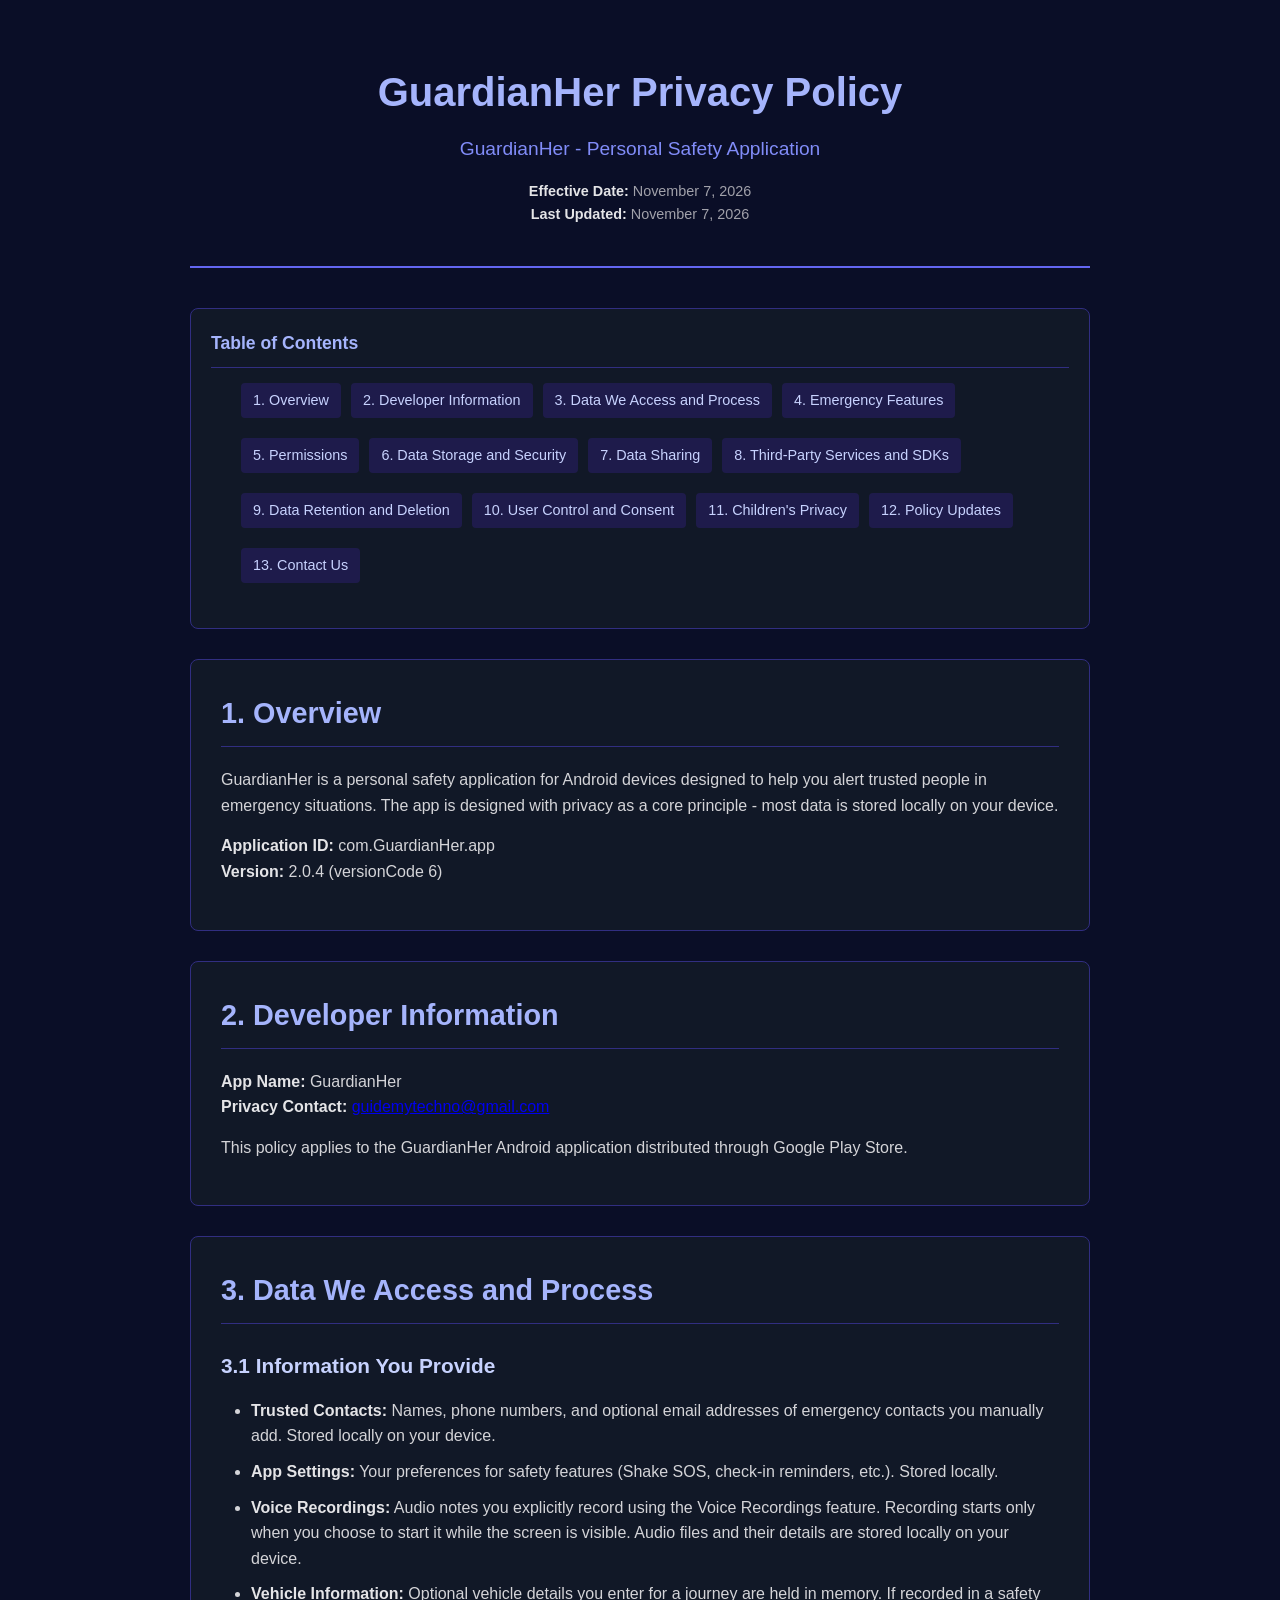
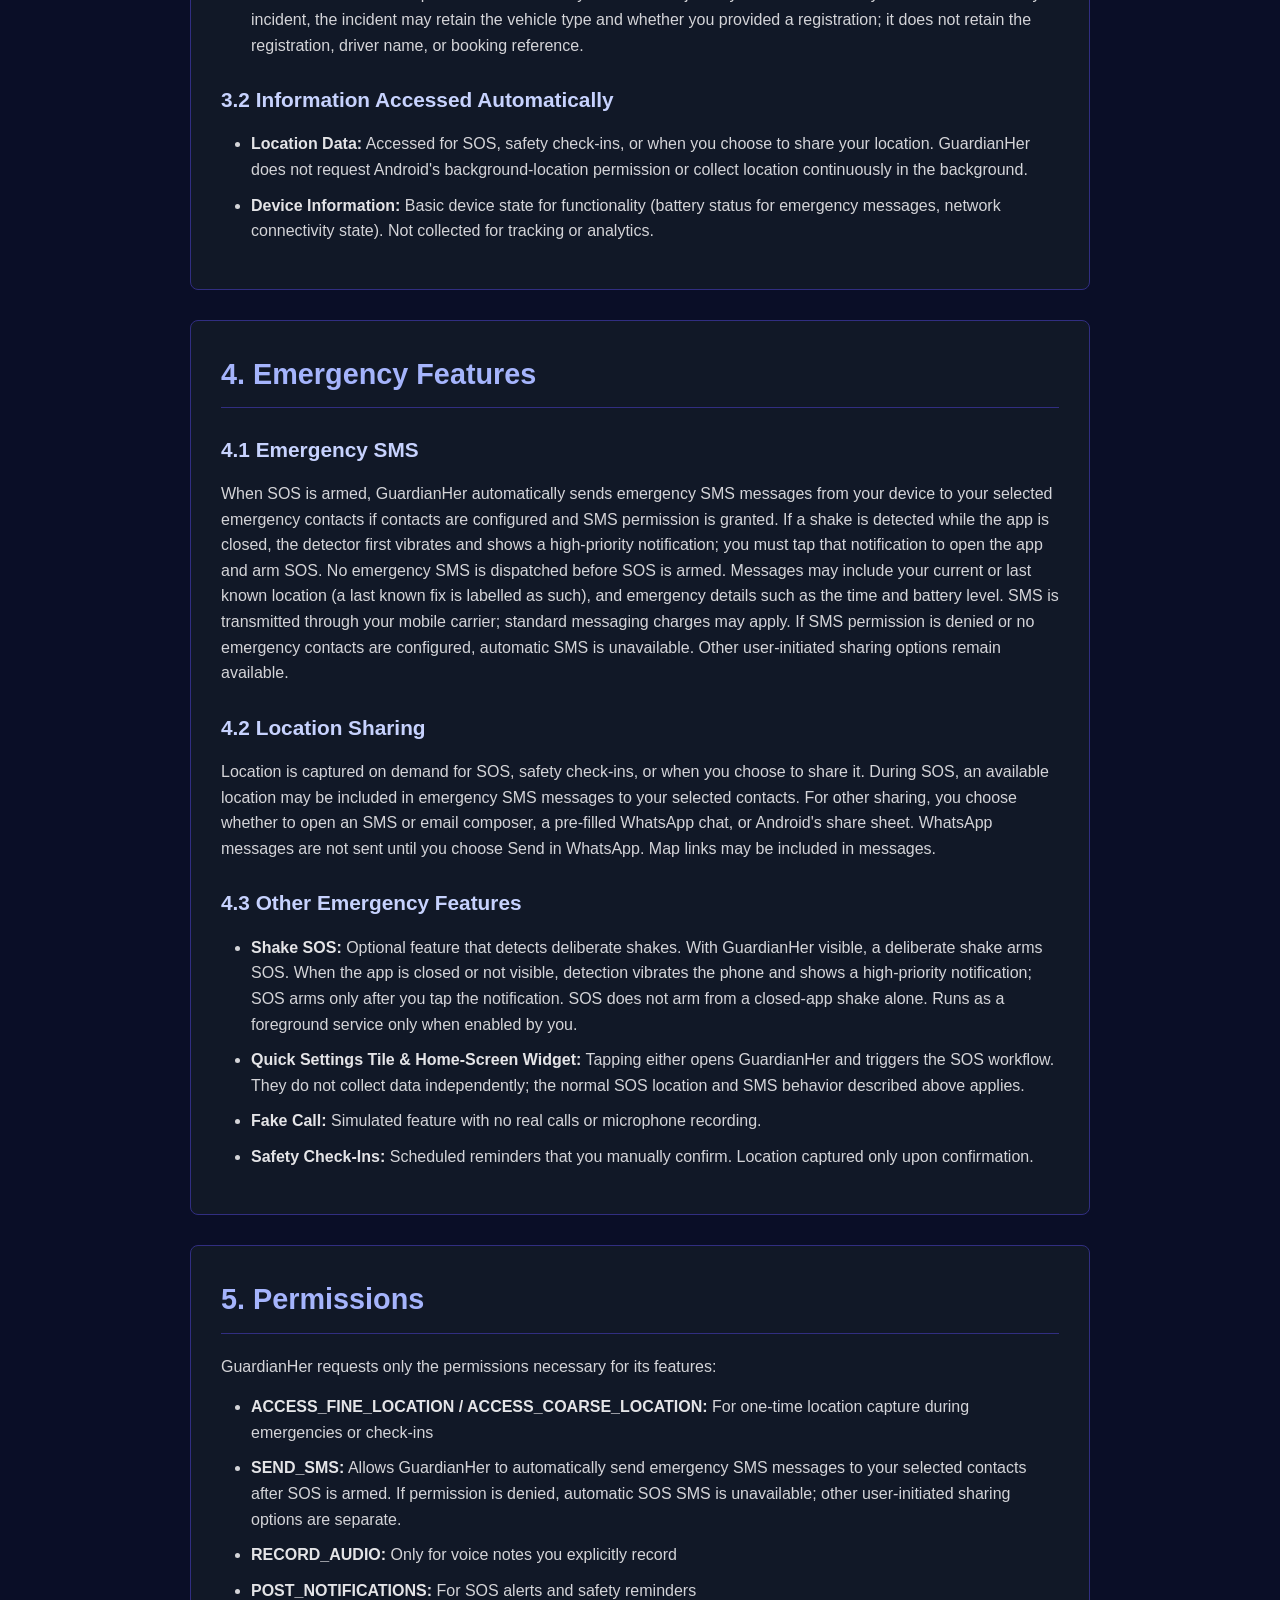
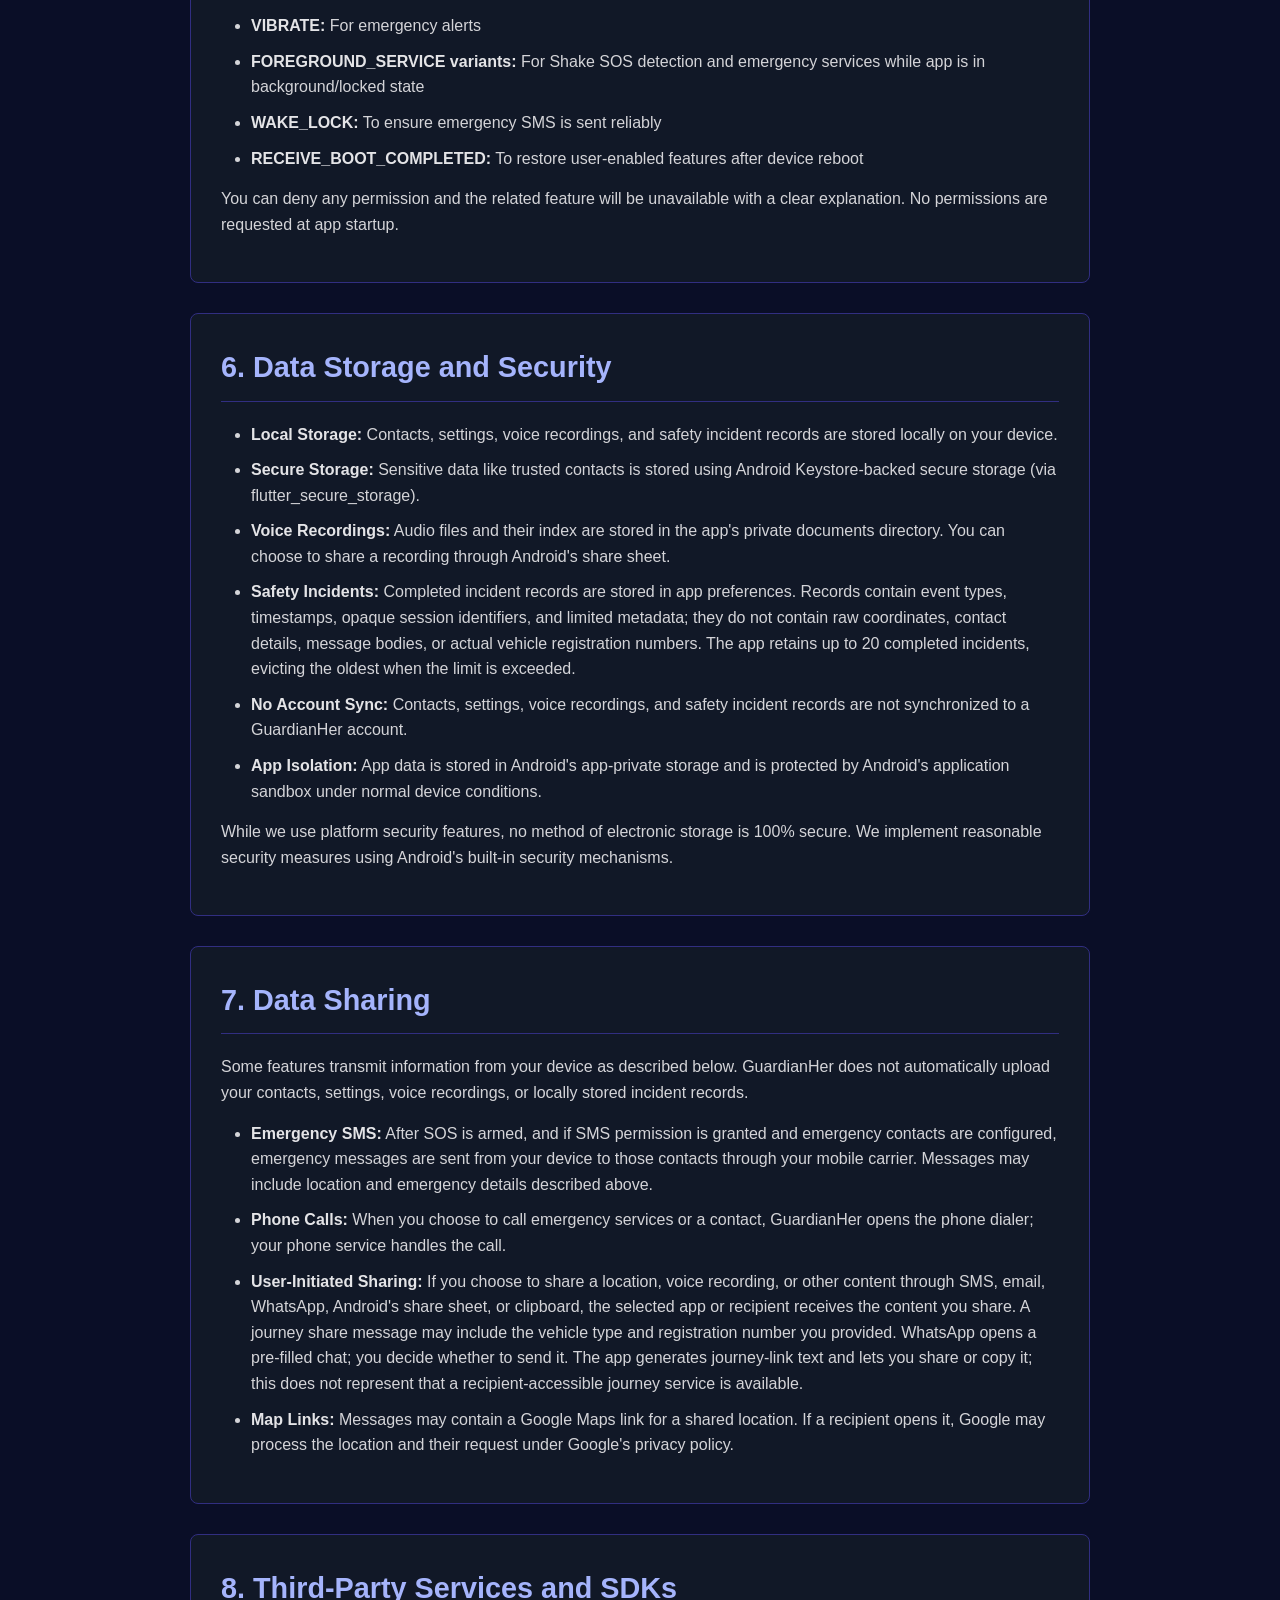
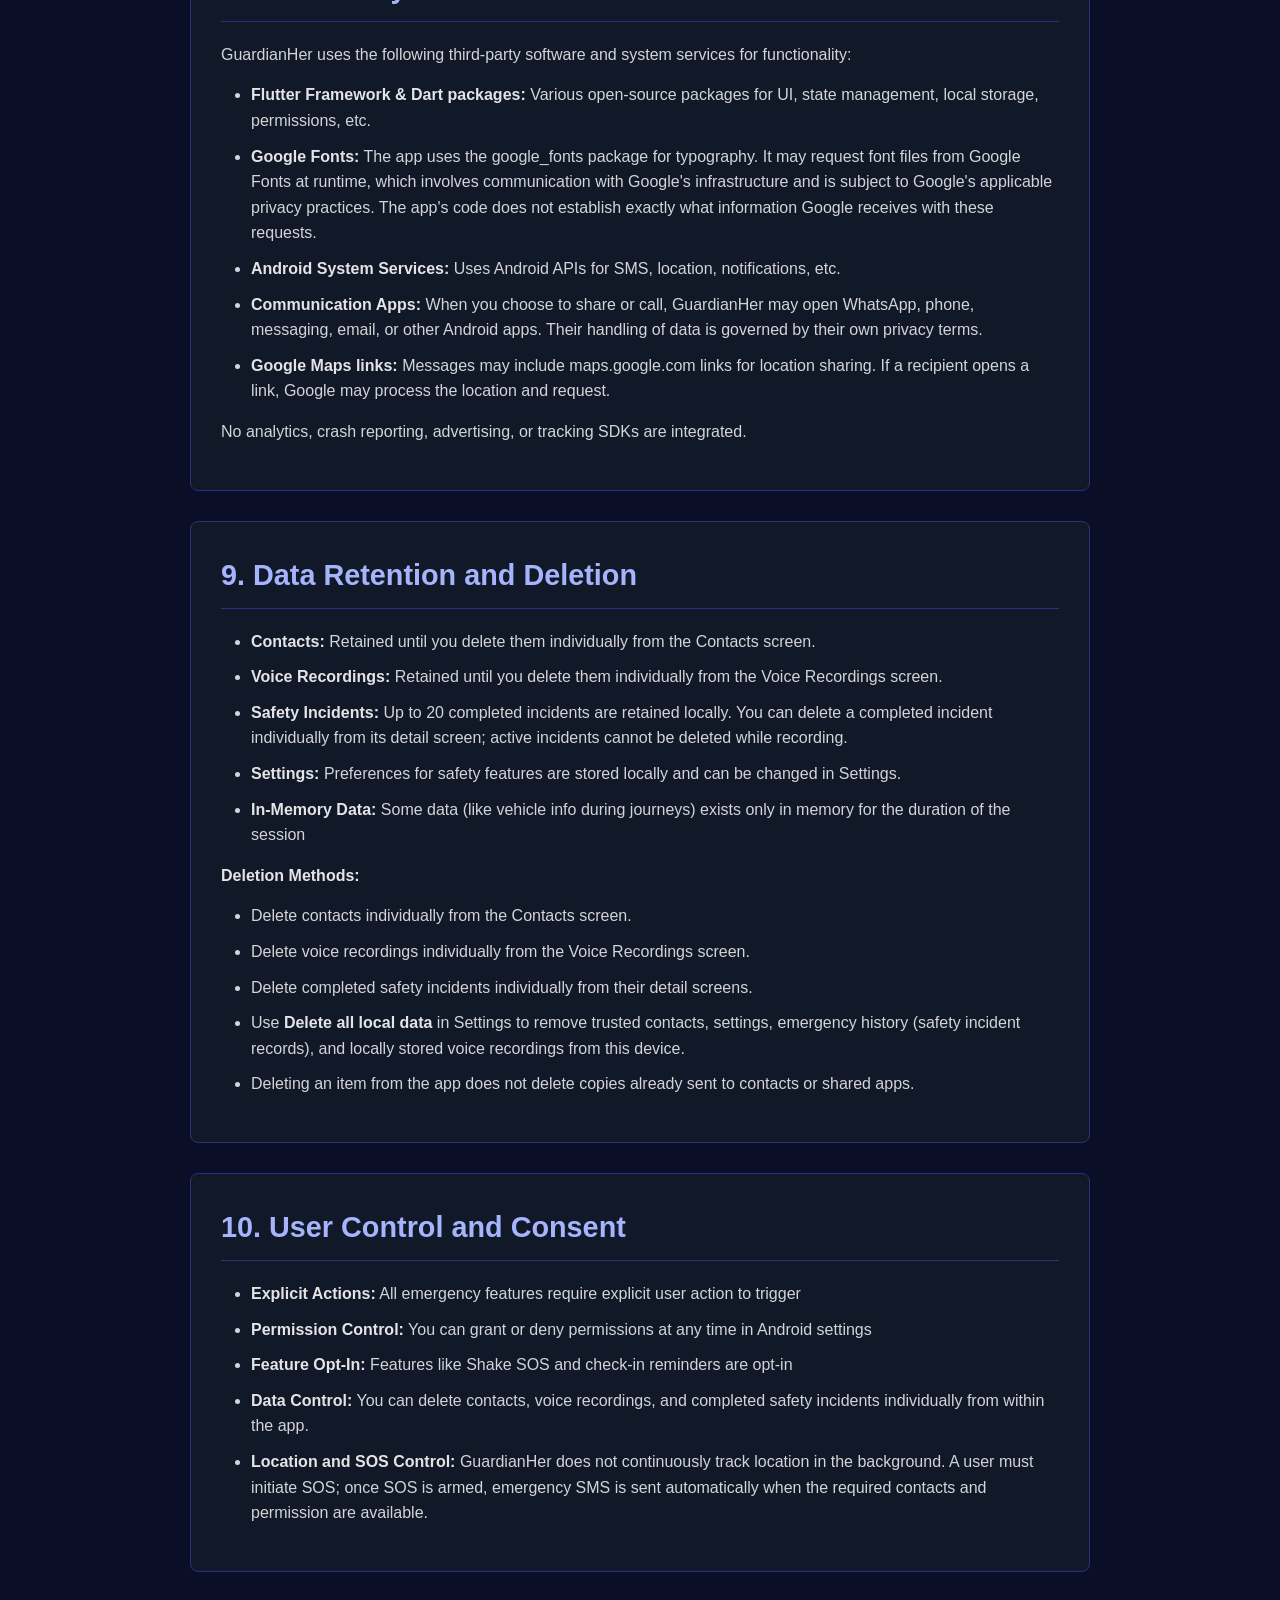
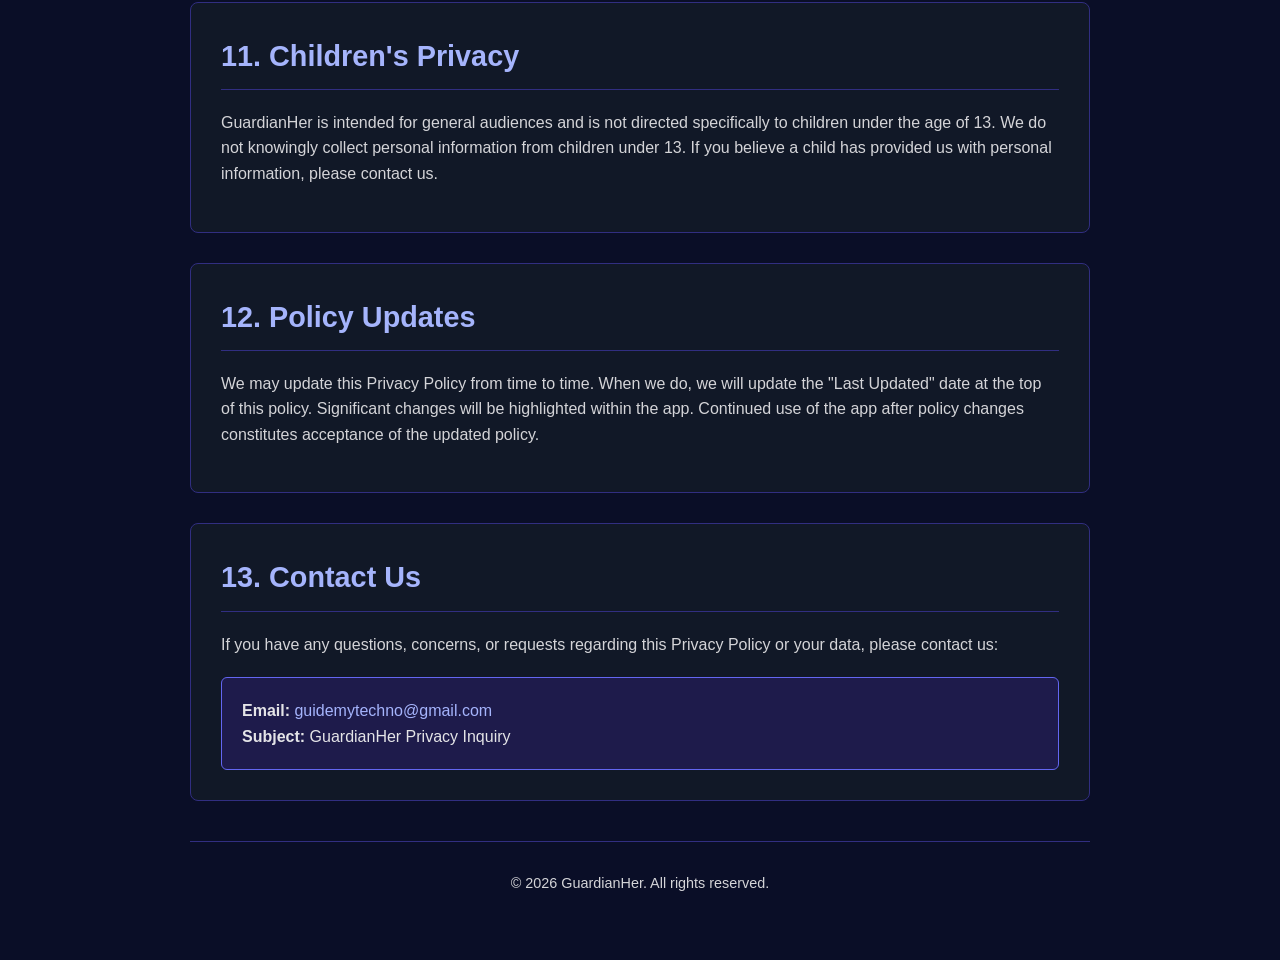
<file: privacy-policy/index.html>
<!DOCTYPE html>
<html lang="en">
<head>
    <meta charset="UTF-8">
    <meta name="viewport" content="width=device-width, initial-scale=1.0">
    <title>GuardianHer Privacy Policy</title>
    <meta name="description" content="GuardianHer Privacy Policy - Learn how GuardianHer protects your privacy and handles your data.">
    <style>
        * {
            margin: 0;
            padding: 0;
            box-sizing: border-box;
        }
        body {
            font-family: -apple-system, BlinkMacSystemFont, 'Segoe UI', 'Roboto', 'Oxygen',
                'Ubuntu', 'Cantarell', 'Fira Sans', 'Droid Sans', 'Helvetica Neue',
                sans-serif;
            line-height: 1.6;
            background-color: #0a0e27;
            color: #e4e4e7;
            padding: 20px;
        }
        .container {
            max-width: 900px;
            margin: 0 auto;
        }
        header {
            text-align: center;
            padding: 40px 0;
            border-bottom: 2px solid #6366f1;
            margin-bottom: 40px;
        }
        h1 {
            color: #a5b4fc;
            font-size: 2.5rem;
            margin-bottom: 10px;
            font-weight: 700;
        }
        .app-name {
            color: #818cf8;
            font-size: 1.2rem;
            margin-bottom: 15px;
        }
        .dates {
            color: #a1a1aa;
            font-size: 0.9rem;
        }
        nav {
            background-color: #111827;
            border: 1px solid #312e81;
            border-radius: 8px;
            padding: 20px;
            margin-bottom: 30px;
            position: sticky;
            top: 20px;
        }
        nav h2 {
            color: #a5b4fc;
            font-size: 1.1rem;
            margin-bottom: 15px;
        }
        nav ul {
            list-style: none;
            display: flex;
            flex-wrap: wrap;
            gap: 10px;
        }
        nav a {
            color: #c7d2fe;
            text-decoration: none;
            padding: 6px 12px;
            background-color: #1e1b4b;
            border-radius: 4px;
            display: inline-block;
            font-size: 0.9rem;
            transition: background-color 0.2s;
        }
        nav a:hover {
            background-color: #312e81;
        }
        section {
            background-color: #111827;
            border: 1px solid #312e81;
            border-radius: 8px;
            padding: 30px;
            margin-bottom: 30px;
        }
        h2 {
            color: #a5b4fc;
            font-size: 1.8rem;
            margin-bottom: 20px;
            padding-bottom: 10px;
            border-bottom: 1px solid #312e81;
        }
        h3 {
            color: #c7d2fe;
            font-size: 1.3rem;
            margin: 25px 0 15px 0;
        }
        p {
            margin-bottom: 15px;
            color: #d4d4d8;
        }
        ul {
            margin: 15px 0;
            padding-left: 30px;
        }
        li {
            margin-bottom: 10px;
            color: #d4d4d8;
        }
        strong {
            color: #e4e4e7;
        }
        .contact-box {
            background-color: #1e1b4b;
            border: 1px solid #6366f1;
            border-radius: 6px;
            padding: 20px;
            margin-top: 20px;
        }
        .contact-box a {
            color: #a5b4fc;
            text-decoration: none;
        }
        .contact-box a:hover {
            text-decoration: underline;
        }
        footer {
            text-align: center;
            padding: 30px 0;
            color: #71717a;
            font-size: 0.9rem;
            border-top: 1px solid #312e81;
            margin-top: 40px;
        }
        @media (max-width: 640px) {
            body {
                padding: 10px;
            }
            section {
                padding: 20px;
            }
            h1 {
                font-size: 2rem;
            }
            nav ul {
                flex-direction: column;
            }
            nav a {
                width: 100%;
            }
        }
    </style>
</head>
<body>
    <div class="container">
        <header>
            <h1>GuardianHer Privacy Policy</h1>
            <div class="app-name">GuardianHer - Personal Safety Application</div>
            <div class="dates">
                <div><strong>Effective Date:</strong> November 7, 2026</div>
                <div><strong>Last Updated:</strong> November 7, 2026</div>
            </div>
        </header>

        <nav>
            <h2>Table of Contents</h2>
            <ul>
                <li><a href="#overview">1. Overview</a></li>
                <li><a href="#developer">2. Developer Information</a></li>
                <li><a href="#data-collected">3. Data We Access and Process</a></li>
                <li><a href="#emergency">4. Emergency Features</a></li>
                <li><a href="#permissions">5. Permissions</a></li>
                <li><a href="#storage">6. Data Storage and Security</a></li>
                <li><a href="#sharing">7. Data Sharing</a></li>
                <li><a href="#third-party">8. Third-Party Services and SDKs</a></li>
                <li><a href="#retention">9. Data Retention and Deletion</a></li>
                <li><a href="#user-control">10. User Control and Consent</a></li>
                <li><a href="#children">11. Children's Privacy</a></li>
                <li><a href="#updates">12. Policy Updates</a></li>
                <li><a href="#contact">13. Contact Us</a></li>
            </ul>
        </nav>

        <section id="overview">
            <h2>1. Overview</h2>
            <p>GuardianHer is a personal safety application for Android devices designed to help you alert trusted people in emergency situations. The app is designed with privacy as a core principle - most data is stored locally on your device.</p>
            <p><strong>Application ID:</strong> com.GuardianHer.app<br>
            <strong>Version:</strong> 2.0.4 (versionCode 6)</p>
        </section>

        <section id="developer">
            <h2>2. Developer Information</h2>
            <p><strong>App Name:</strong> GuardianHer<br>
            <strong>Privacy Contact:</strong> <a href="mailto:guidemytechno@gmail.com">guidemytechno@gmail.com</a></p>
            <p>This policy applies to the GuardianHer Android application distributed through Google Play Store.</p>
        </section>

        <section id="data-collected">
            <h2>3. Data We Access and Process</h2>
            
            <h3>3.1 Information You Provide</h3>
            <ul>
                <li><strong>Trusted Contacts:</strong> Names, phone numbers, and optional email addresses of emergency contacts you manually add. Stored locally on your device.</li>
                <li><strong>App Settings:</strong> Your preferences for safety features (Shake SOS, check-in reminders, etc.). Stored locally.</li>
                <li><strong>Voice Recordings:</strong> Audio notes you explicitly record using the Voice Recordings feature. Recording starts only when you choose to start it while the screen is visible. Audio files and their details are stored locally on your device.</li>
                <li><strong>Vehicle Information:</strong> Optional vehicle details you enter for a journey are held in memory. If recorded in a safety incident, the incident may retain the vehicle type and whether you provided a registration; it does not retain the registration, driver name, or booking reference.</li>
            </ul>

            <h3>3.2 Information Accessed Automatically</h3>
            <ul>
                <li><strong>Location Data:</strong> Accessed for SOS, safety check-ins, or when you choose to share your location. GuardianHer does not request Android's background-location permission or collect location continuously in the background.</li>
                <li><strong>Device Information:</strong> Basic device state for functionality (battery status for emergency messages, network connectivity state). Not collected for tracking or analytics.</li>
            </ul>
        </section>

        <section id="emergency">
            <h2>4. Emergency Features</h2>
            
            <h3>4.1 Emergency SMS</h3>
            <p>When SOS is armed, GuardianHer automatically sends emergency SMS messages from your device to your selected emergency contacts if contacts are configured and SMS permission is granted. If a shake is detected while the app is closed, the detector first vibrates and shows a high-priority notification; you must tap that notification to open the app and arm SOS. No emergency SMS is dispatched before SOS is armed. Messages may include your current or last known location (a last known fix is labelled as such), and emergency details such as the time and battery level. SMS is transmitted through your mobile carrier; standard messaging charges may apply. If SMS permission is denied or no emergency contacts are configured, automatic SMS is unavailable. Other user-initiated sharing options remain available.</p>
            
            <h3>4.2 Location Sharing</h3>
            <p>Location is captured on demand for SOS, safety check-ins, or when you choose to share it. During SOS, an available location may be included in emergency SMS messages to your selected contacts. For other sharing, you choose whether to open an SMS or email composer, a pre-filled WhatsApp chat, or Android's share sheet. WhatsApp messages are not sent until you choose Send in WhatsApp. Map links may be included in messages.</p>
            
            <h3>4.3 Other Emergency Features</h3>
            <ul>
                <li><strong>Shake SOS:</strong> Optional feature that detects deliberate shakes. With GuardianHer visible, a deliberate shake arms SOS. When the app is closed or not visible, detection vibrates the phone and shows a high-priority notification; SOS arms only after you tap the notification. SOS does not arm from a closed-app shake alone. Runs as a foreground service only when enabled by you.</li>
                <li><strong>Quick Settings Tile & Home-Screen Widget:</strong> Tapping either opens GuardianHer and triggers the SOS workflow. They do not collect data independently; the normal SOS location and SMS behavior described above applies.</li>
                <li><strong>Fake Call:</strong> Simulated feature with no real calls or microphone recording.</li>
                <li><strong>Safety Check-Ins:</strong> Scheduled reminders that you manually confirm. Location captured only upon confirmation.</li>
            </ul>
        </section>

        <section id="permissions">
            <h2>5. Permissions</h2>
            <p>GuardianHer requests only the permissions necessary for its features:</p>
            <ul>
                <li><strong>ACCESS_FINE_LOCATION / ACCESS_COARSE_LOCATION:</strong> For one-time location capture during emergencies or check-ins</li>
                <li><strong>SEND_SMS:</strong> Allows GuardianHer to automatically send emergency SMS messages to your selected contacts after SOS is armed. If permission is denied, automatic SOS SMS is unavailable; other user-initiated sharing options are separate.</li>
                <li><strong>RECORD_AUDIO:</strong> Only for voice notes you explicitly record</li>
                <li><strong>POST_NOTIFICATIONS:</strong> For SOS alerts and safety reminders</li>
                <li><strong>VIBRATE:</strong> For emergency alerts</li>
                <li><strong>FOREGROUND_SERVICE variants:</strong> For Shake SOS detection and emergency services while app is in background/locked state</li>
                <li><strong>WAKE_LOCK:</strong> To ensure emergency SMS is sent reliably</li>
                <li><strong>RECEIVE_BOOT_COMPLETED:</strong> To restore user-enabled features after device reboot</li>
            </ul>
            <p>You can deny any permission and the related feature will be unavailable with a clear explanation. No permissions are requested at app startup.</p>
        </section>

        <section id="storage">
            <h2>6. Data Storage and Security</h2>
            <ul>
                <li><strong>Local Storage:</strong> Contacts, settings, voice recordings, and safety incident records are stored locally on your device.</li>
                <li><strong>Secure Storage:</strong> Sensitive data like trusted contacts is stored using Android Keystore-backed secure storage (via flutter_secure_storage).</li>
                <li><strong>Voice Recordings:</strong> Audio files and their index are stored in the app's private documents directory. You can choose to share a recording through Android's share sheet.</li>
                <li><strong>Safety Incidents:</strong> Completed incident records are stored in app preferences. Records contain event types, timestamps, opaque session identifiers, and limited metadata; they do not contain raw coordinates, contact details, message bodies, or actual vehicle registration numbers. The app retains up to 20 completed incidents, evicting the oldest when the limit is exceeded.</li>
                <li><strong>No Account Sync:</strong> Contacts, settings, voice recordings, and safety incident records are not synchronized to a GuardianHer account.</li>
                <li><strong>App Isolation:</strong> App data is stored in Android's app-private storage and is protected by Android's application sandbox under normal device conditions.</li>
            </ul>
            <p>While we use platform security features, no method of electronic storage is 100% secure. We implement reasonable security measures using Android's built-in security mechanisms.</p>
        </section>

        <section id="sharing">
            <h2>7. Data Sharing</h2>
            <p>Some features transmit information from your device as described below. GuardianHer does not automatically upload your contacts, settings, voice recordings, or locally stored incident records.</p>
            <ul>
                <li><strong>Emergency SMS:</strong> After SOS is armed, and if SMS permission is granted and emergency contacts are configured, emergency messages are sent from your device to those contacts through your mobile carrier. Messages may include location and emergency details described above.</li>
                <li><strong>Phone Calls:</strong> When you choose to call emergency services or a contact, GuardianHer opens the phone dialer; your phone service handles the call.</li>
                <li><strong>User-Initiated Sharing:</strong> If you choose to share a location, voice recording, or other content through SMS, email, WhatsApp, Android's share sheet, or clipboard, the selected app or recipient receives the content you share. A journey share message may include the vehicle type and registration number you provided. WhatsApp opens a pre-filled chat; you decide whether to send it. The app generates journey-link text and lets you share or copy it; this does not represent that a recipient-accessible journey service is available.</li>
                <li><strong>Map Links:</strong> Messages may contain a Google Maps link for a shared location. If a recipient opens it, Google may process the location and their request under Google's privacy policy.</li>
            </ul>
        </section>

        <section id="third-party">
            <h2>8. Third-Party Services and SDKs</h2>
            <p>GuardianHer uses the following third-party software and system services for functionality:</p>
            <ul>
                <li><strong>Flutter Framework & Dart packages:</strong> Various open-source packages for UI, state management, local storage, permissions, etc.</li>
                <li><strong>Google Fonts:</strong> The app uses the google_fonts package for typography. It may request font files from Google Fonts at runtime, which involves communication with Google's infrastructure and is subject to Google's applicable privacy practices. The app's code does not establish exactly what information Google receives with these requests.</li>
                <li><strong>Android System Services:</strong> Uses Android APIs for SMS, location, notifications, etc.</li>
                <li><strong>Communication Apps:</strong> When you choose to share or call, GuardianHer may open WhatsApp, phone, messaging, email, or other Android apps. Their handling of data is governed by their own privacy terms.</li>
                <li><strong>Google Maps links:</strong> Messages may include maps.google.com links for location sharing. If a recipient opens a link, Google may process the location and request.</li>
            </ul>
            <p>No analytics, crash reporting, advertising, or tracking SDKs are integrated.</p>
        </section>

        <section id="retention">
            <h2>9. Data Retention and Deletion</h2>
            <ul>
                <li><strong>Contacts:</strong> Retained until you delete them individually from the Contacts screen.</li>
                <li><strong>Voice Recordings:</strong> Retained until you delete them individually from the Voice Recordings screen.</li>
                <li><strong>Safety Incidents:</strong> Up to 20 completed incidents are retained locally. You can delete a completed incident individually from its detail screen; active incidents cannot be deleted while recording.</li>
                <li><strong>Settings:</strong> Preferences for safety features are stored locally and can be changed in Settings.</li>
                <li><strong>In-Memory Data:</strong> Some data (like vehicle info during journeys) exists only in memory for the duration of the session</li>
            </ul>
            <p><strong>Deletion Methods:</strong></p>
            <ul>
                <li>Delete contacts individually from the Contacts screen.</li>
                <li>Delete voice recordings individually from the Voice Recordings screen.</li>
                <li>Delete completed safety incidents individually from their detail screens.</li>
                <li>Use <strong>Delete all local data</strong> in Settings to remove trusted contacts, settings, emergency history (safety incident records), and locally stored voice recordings from this device.</li>
                <li>Deleting an item from the app does not delete copies already sent to contacts or shared apps.</li>
            </ul>
        </section>

        <section id="user-control">
            <h2>10. User Control and Consent</h2>
            <ul>
                <li><strong>Explicit Actions:</strong> All emergency features require explicit user action to trigger</li>
                <li><strong>Permission Control:</strong> You can grant or deny permissions at any time in Android settings</li>
                <li><strong>Feature Opt-In:</strong> Features like Shake SOS and check-in reminders are opt-in</li>
                <li><strong>Data Control:</strong> You can delete contacts, voice recordings, and completed safety incidents individually from within the app.</li>
                <li><strong>Location and SOS Control:</strong> GuardianHer does not continuously track location in the background. A user must initiate SOS; once SOS is armed, emergency SMS is sent automatically when the required contacts and permission are available.</li>
            </ul>
        </section>

        <section id="children">
            <h2>11. Children's Privacy</h2>
            <p>GuardianHer is intended for general audiences and is not directed specifically to children under the age of 13. We do not knowingly collect personal information from children under 13. If you believe a child has provided us with personal information, please contact us.</p>
        </section>

        <section id="updates">
            <h2>12. Policy Updates</h2>
            <p>We may update this Privacy Policy from time to time. When we do, we will update the "Last Updated" date at the top of this policy. Significant changes will be highlighted within the app. Continued use of the app after policy changes constitutes acceptance of the updated policy.</p>
        </section>

        <section id="contact">
            <h2>13. Contact Us</h2>
            <p>If you have any questions, concerns, or requests regarding this Privacy Policy or your data, please contact us:</p>
            <div class="contact-box">
                <strong>Email:</strong> <a href="mailto:guidemytechno@gmail.com">guidemytechno@gmail.com</a><br>
                <strong>Subject:</strong> GuardianHer Privacy Inquiry
            </div>
        </section>

        <footer>
            <p>&copy; 2026 GuardianHer. All rights reserved.</p>
        </footer>
    </div>
</body>
</html>
</file>
